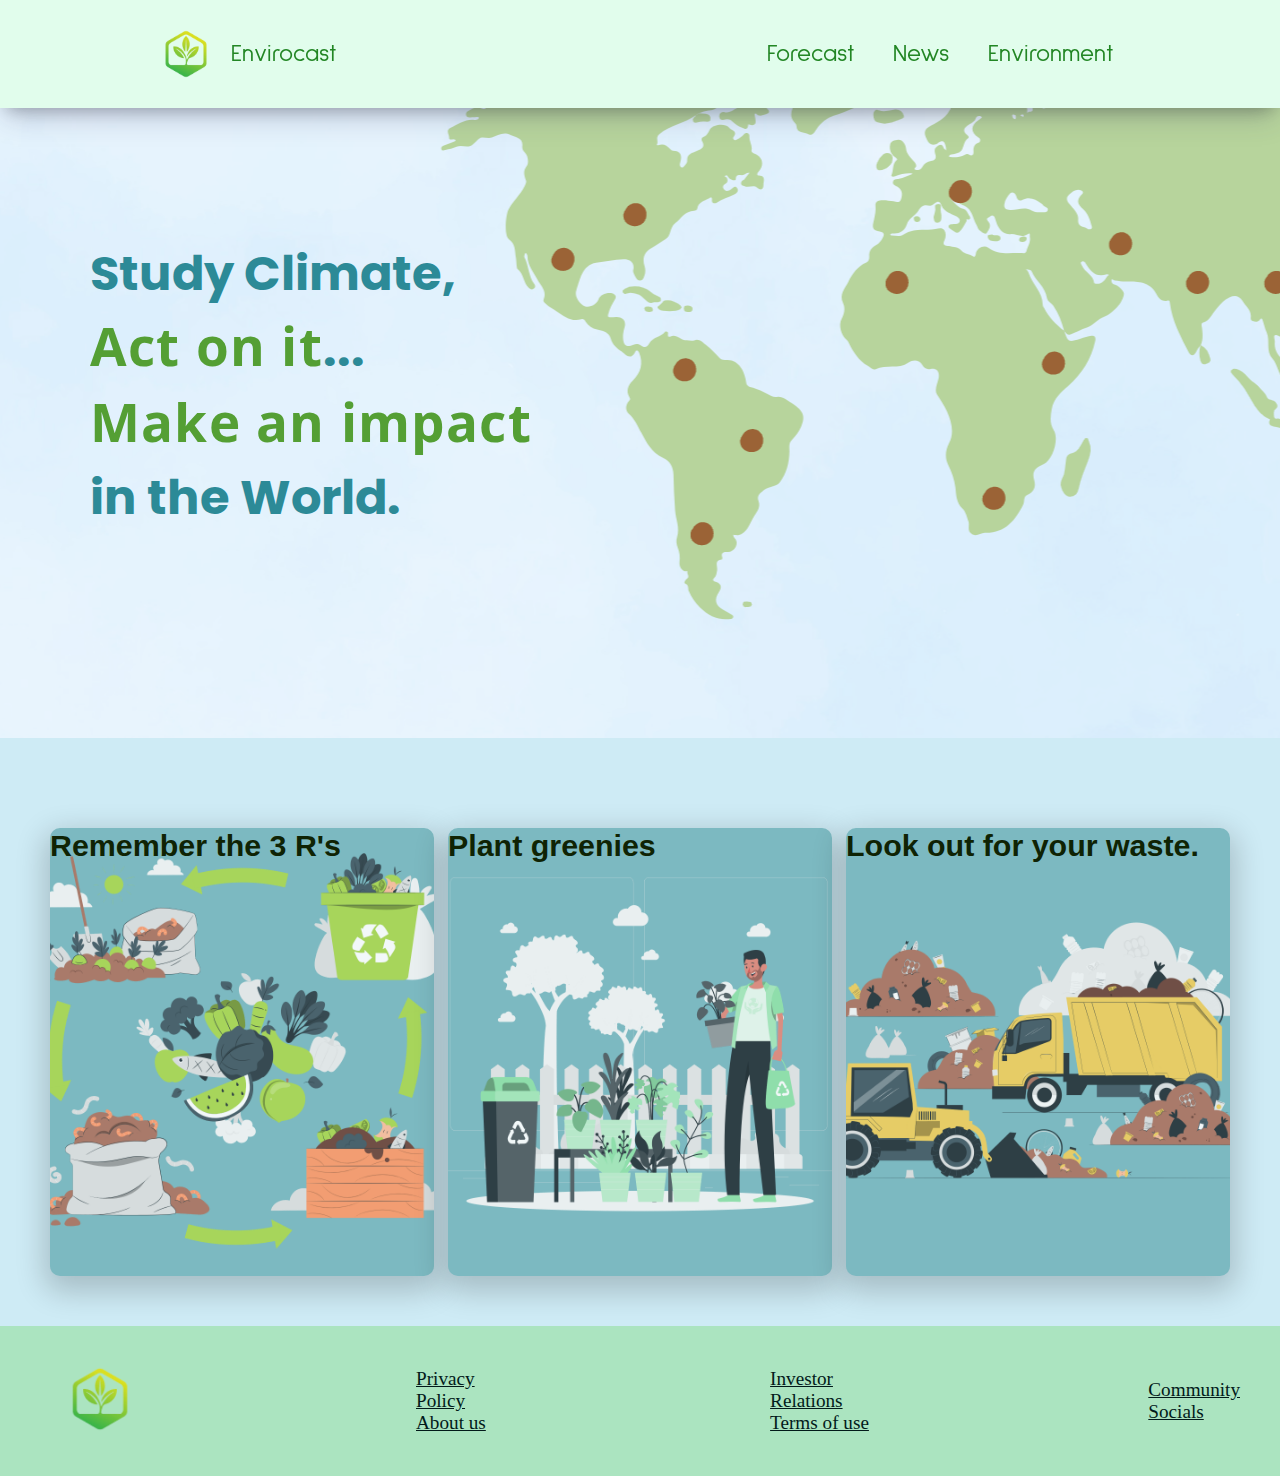
<file: enviro.html>
<!DOCTYPE html>
<html lang="en">
<head>
    <meta charset="UTF-8">
    <meta name="viewport" content="width=device-width, initial-scale=1.0">
    <link rel="stylesheet" href="enviro.css">
    <title>Your Impact</title>
</head>
<body>
    <div id="maincover">
        <nav class="navbar">
            <div class="left">
                <img src="images/logo.png" alt="" class="logo"> Envirocast
            </div>
            <div class="right">
                <ul class="menu">
                    <li><a href="./index.html">Forecast</a></li>
                    <li><a href="./news.html">News</a></li>
                    <li><a href="./enviro.html.html">Environment</a></li>
                </ul>
            </div>
        </nav>
        <section class="parallax">
            <h1>Study Climate, <span> <br>Act on it</span>... <br> <span>Make an impact</span> <br>in the World.</h1>
        </section>
        <main class="cards-section">
            <div class = "steps-card">
              <img src="images/Compost cycle-pana.png" alt="">
              <div class="steps-content">
                <p>
                  We should always reuse, reduce and recycle the waste produced to progress towards a sustainable planet.
                </p>
                <h2>
                  Remember the 3 R's
                </h2>
              </div>
            </div>
            <div class = "steps-card">
              <img src="images/Eco conscious-rafiki.png" alt="">
              <div class="steps-content">
                <p>
                  Plant green plants and trees in communities. Water them regularly and make organic compost at home.  
                </p>
                <h2>
                  Plant greenies
                </h2>
              </div>
            </div>
            <div class = "steps-card">
              <img src="images/Garbage management-pana.png" alt="">
              <div class="steps-content">
                <p> 
                </p>
                <h2>
                  Look out for your waste. 
                </h2>
              </div>
              
            </div>
          </main>
    </div>
    <footer class="footer">
      <div class="foot-logo">
          <img src="images/logo.png" alt="">
      </div>
          <div class="foot-list">
              <ul>
                  <li><a href="">Privacy Policy</a></li>
                  <li><a href="">About us</a></li>
                  </ul>
          </div>
          <div class="foot-list">
              <ul>
                  <li><a href="">Investor Relations</a></li>
                  <li><a href="">Terms of use</a></li>
              </ul>
          </div>
          <div class="foot-list">
              <ul>
                  <li><a href="">Community </a></li>
                  <li><a href="">Socials</a></li>
              </ul>
          </div>
      </div>
  </footer>
</body>
</html>
</file>
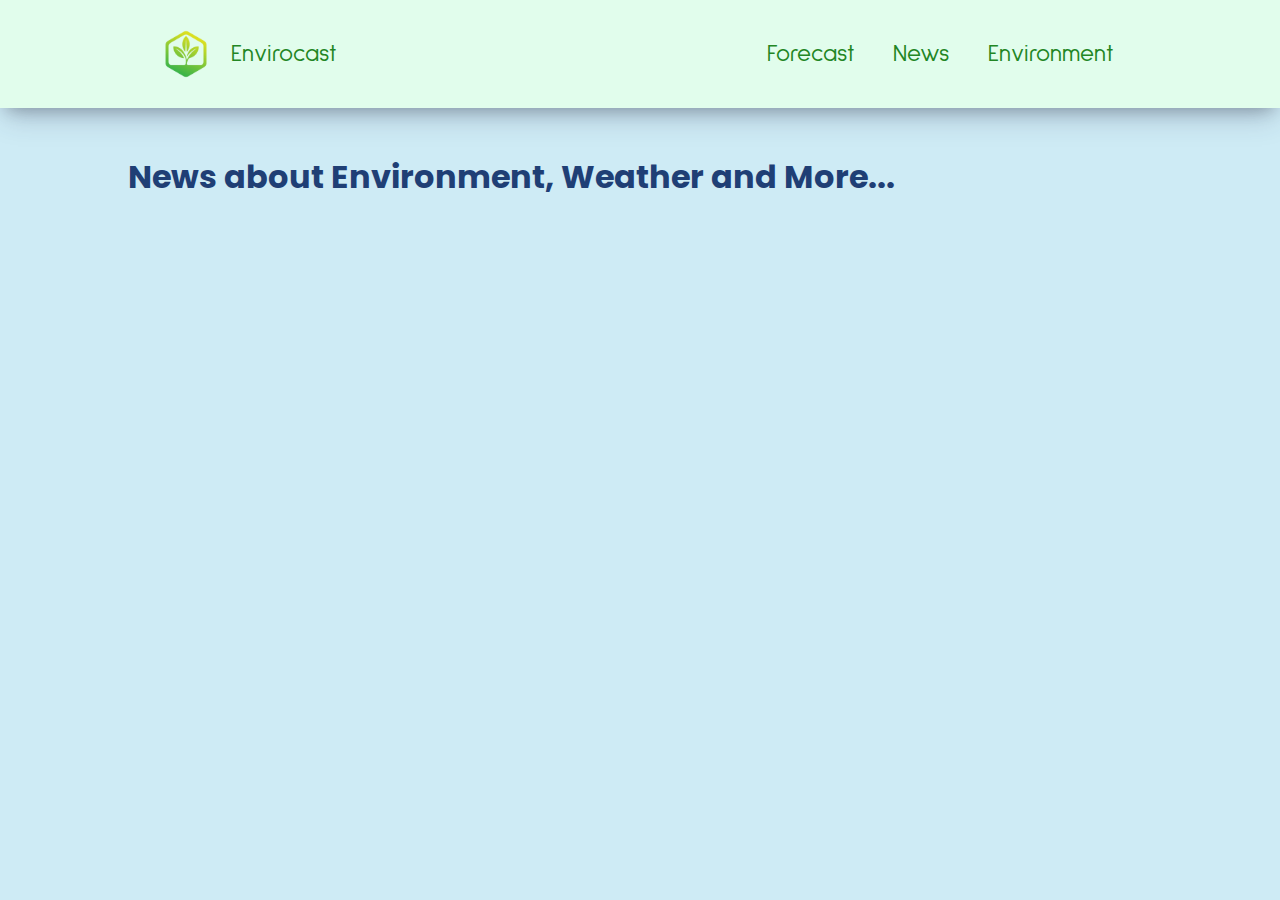
<file: news.html>
<!DOCTYPE html>
<html lang="en">
<head>
    <meta charset="UTF-8">
    <meta name="viewport" content="width=device-width, initial-scale=1.0">
    <link rel="stylesheet" href="news.css">
    <title>News</title>
</head>
<body> 
    <div id="maincover">
        <nav class="navbar">
            <div class="left">
                <img src="images/logo.png" alt="" class="logo"> Envirocast
            </div>
            <div class="right">
                <ul class="menu">
                    <li><a href="./index.html">Forecast</a></li>
                    <li><a href="./news.html">News</a></li>
                    <li><a href="./enviro.html">Environment</a></li>
                </ul>
            </div>
        </nav>
        <h1 class="heading">News about Environment, Weather and More...</h1> 
        <main>
            <div class="cards-container container flex" id="cards-container"></div>
        </main>
        
    
        <template id="template-news-card"> 
            <div class="card">
                <div class="card-header">
                    <img src="https://via.placeholder.com/400x200" alt="news-image" id="news-img">
                </div>
                <div class="card-content">
                    <h3 id="news-title">This is the Title</h3>
                    <h6 class="news-source" id="news-source">End Gadget 26/08/2023</h6>
                    <p class="news-desc" id="news-desc">Lorem, ipsum dolor sit amet consectetur adipisicing elit. Recusandae saepe quis voluptatum quisquam vitae doloremque facilis molestias quae ratione cumque!</p>
                </div>
            </div>
         </template> 
    
    </div>
     <script src="app.js"></script>      
</body>
</html>
</file>
<file: enviro.css>
@import url('https://fonts.googleapis.com/css2?family=Sulphur+Point:wght@300;400;700&display=swap');
@import url('https://fonts.googleapis.com/css2?family=Poppins&display=swap');
@import url('https://fonts.googleapis.com/css2?family=Open+Sans&display=swap');


*{
    margin: 0;
    padding: 0;
    box-sizing: border-box;
}
body{
    background-color: #ceebf5;
    position: relative;
}

#maincover{
    position: relative;
    z-index: 10;
}
.navbar{
    height: 12vh;
    width: 100%;
    display: flex;
    align-items: center;
    justify-content: space-between;
    background-color: rgb(225, 253, 236);
    box-shadow: rgba(50, 50, 93, 0.25) 0px 13px 27px -5px, rgba(0, 0, 0, 0.3) 0px 8px 16px -8px;
    position: sticky;
    top: 0;
    left: 0;
    font-family: "Sulphur Point", sans-serif;
    z-index: 9;
}
.left{
    display: flex;
    align-items: center;
    justify-content: center;
    font-size: 1.5rem;
    color: rgb(34, 134, 36);
}
.left img{
    height: 90px;
    width: 90px;
    margin-left: 11vw;
}

.right ul {
    display: flex;
    justify-content: center;
    align-items: center; 
    gap: 3vw;
    font-weight: 500;
    margin-right: 13vw;
}

.right ul li{
    list-style: none;
   
}

.right ul li a{
    text-decoration: none;
    font-size: 1.5rem;
    font-weight: 500;
    color:rgb(34, 134, 36);
}
.parallax{
    height: 70vh;
    max-width: 100%;
    background:url(images/worldmap.png);
    background-position:  right 60% top -40%;
    background-repeat: no-repeat;
    object-fit: cover;
    background-attachment: fixed;
    margin: 0;
    padding: 0;

}
.parallax h1{
    font-family: 'Poppins', sans-serif;
    padding:14vh 10vh;
    font-size: 3rem;
    color: rgb(44, 138, 151);
}
.parallax span{
    color: rgb(84, 159, 52);
    font-size: 3.3rem;
    font-family: 'Open Sans', sans-serif;
    letter-spacing: 1.2px;


}


main {
  display: flex;
  align-items: center;
  justify-content: space-between;
  align-items: center;
  padding: 50px;
  padding-top: 10vh;
  font-family: 'Poppins', sans-serif;
}


.steps-card {
  width: 24rem;
  height: 28rem;
  border-radius: 10px;
  overflow: hidden;
  cursor: pointer;
  position: relative;
  color: black;
  background-color:#7cb9c1;
  box-shadow: 0 10px 30px 5px rgba(0, 0, 0, 0.2);
}
  .steps-card img{
    position: absolute;
    object-fit: cover;
    width: 100%;
    height: 100%;
    top: 0;
    left: 0;
    opacity: 0.9;
    transition: opacity .2s ease-out;
  }

 .steps-content h2{
    position: absolute;
    margin: 0;
    font-family: 'Roboto Condensed', sans-serif;
    font-size: 1.9rem;
    color: rgb(15, 35, 4);
  }
  
  .steps-content p {
    position: absolute;
    opacity: 0;
    font-size: 1.6rem;
    text-align: left;
    transition: opacity .3s ease-out;
    inset: auto auto   100px 40px ;
  }
  .footer{
    height: 150px;
    width: 100%;
    padding: 40px 40px;
    background-color: #abe4c0;
    position: absolute;
    margin:0vh;
    display: flex;
    align-items: center;
    justify-content: space-between;
    gap: 20vw;
    
}
.foot-logo img{
    height: 120px;
    width: 120px;
}
.foot-list ul li {
    list-style: none;
}
.foot-list ul li a{
    font-size: 1.2rem;
    color: rgb(2, 26, 26);
}
.foot-list ul li a:hover{
    color: rgb(14, 174, 202);

}
</file>
<file: news.css>
@import url('https://fonts.googleapis.com/css2?family=Sulphur+Point:wght@300;400;700&display=swap');
@import url('https://fonts.googleapis.com/css2?family=Poppins&display=swap');


*{
    margin: 0;
    padding: 0;
    box-sizing: border-box;
}
body{
    background-color: #ceebf5;
    position: relative;
}

#maincover{
    position: relative;
    z-index: 10;
}

.heading{
    font-size: 2rem;
    margin: 2vw 10vw;
    font-family: 'Poppins', sans-serif;
    color: rgb(31, 63, 117);
}
.navbar{
    height: 12vh;
    max-width: 100%;
    display: flex;
    align-items: center;
    justify-content: space-between;
    background-color: rgb(225, 253, 236);
    margin-bottom: 5vh;
    box-shadow: rgba(50, 50, 93, 0.25) 0px 13px 27px -5px, rgba(0, 0, 0, 0.3) 0px 8px 16px -8px;
    position: sticky;
    top: 0;
    left: 0;
    font-family: "Sulphur Point", sans-serif;

}
.left{
    display: flex;
    align-items: center;
    justify-content: center;
    font-size: 1.5rem;
    color: rgb(34, 134, 36);
}
.left img{
    height: 90px;
    width: 90px;
    margin-left: 11vw;
}

.right ul {
    display: flex;
    justify-content: center;
    align-items: center; 
    gap: 3vw;
    font-weight: 500;
    margin-right: 13vw;
}

.right ul li{
    list-style: none;
   
}

.right ul li a{
    text-decoration: none;
    font-size: 1.5rem;
    font-weight: 500;
    color:rgb(34, 134, 36);
}


.cards-container {
    display: flex;
    align-items: center;
    justify-content: space-between;
    padding: 0px 10vw;
    flex-wrap: wrap;
    gap: 10px;
    z-index: -1;
    align-items: start;
}

.card {
    width: 360px;
    max-height: 400px;
    box-shadow: 0 0 4px #d4ecff;
    border-radius: 4px;
    cursor: pointer;
    background-color: #d7f9dd;
    overflow: hidden;
    transition: all 0.3s ease;
    font-family: "Sulphur Point", sans-serif;
}

.card-header img {
    width: 100%;
    height: 180px;
    object-fit: cover;
    z-index: -1;
}

.card-content {
    padding: 12px;
}

.news-source {
    margin-block: 12px;
}
.footer{
    height: 150px;
    width: 100%;
    padding: 40px 40px;
    background-color: #abe4c0;
    position: absolute;
    margin:0vh;
    display: flex;
    align-items: center;
    justify-content: space-between;
    gap: 20vw;
    
}
.foot-logo img{
    height: 120px;
    width: 120px;
}
.foot-list ul li {
    list-style: none;
}
.foot-list ul li a{
    font-size: 1.2rem;
    color: rgb(2, 26, 26);
}
.foot-list ul li a:hover{
    color: rgb(14, 233, 233);

}
</file>
